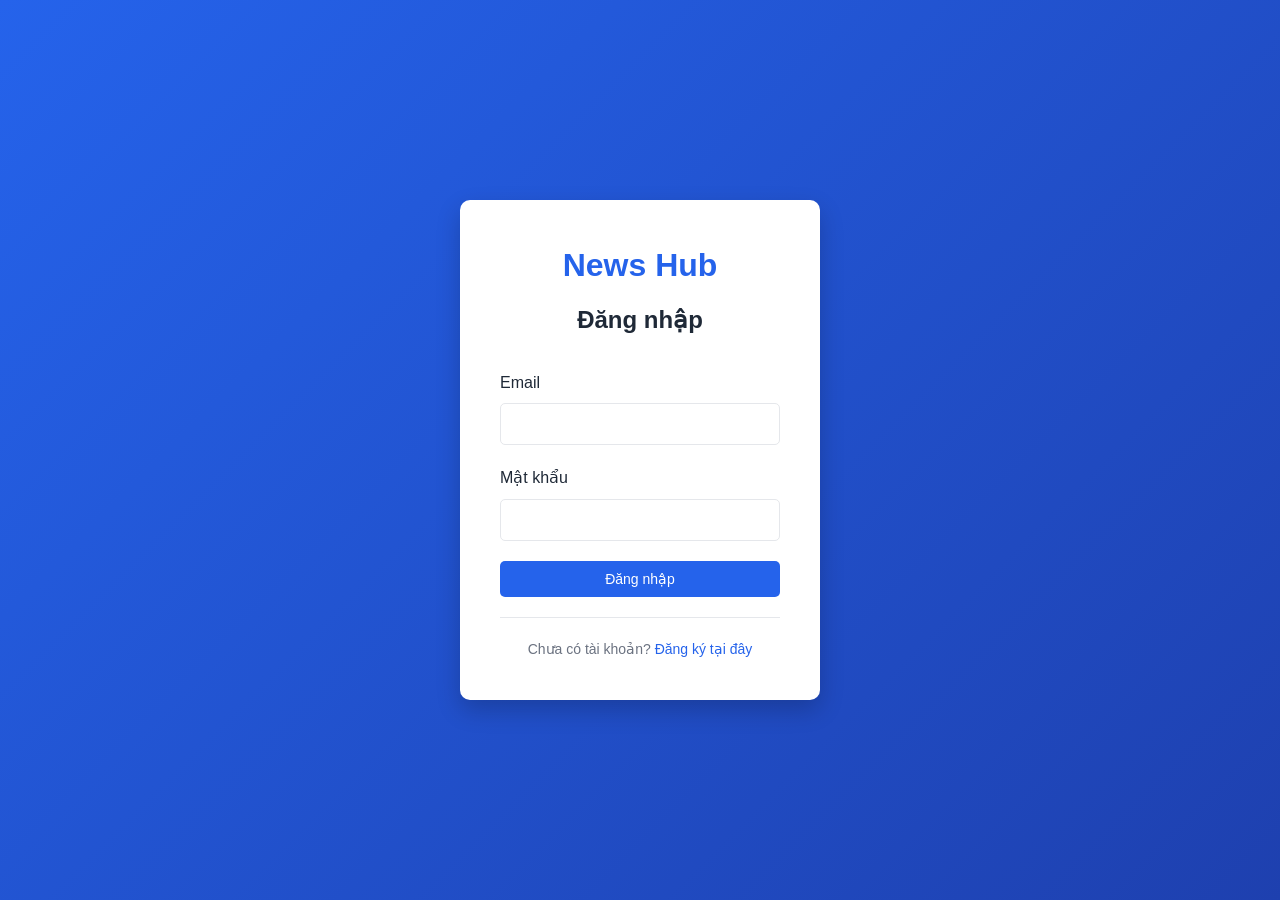
<file: Final/index.html>
<!doctype html>
<html lang="vi">
  <head>
    <meta charset="UTF-8" />
    <meta name="viewport" content="width=device-width, initial-scale=1.0" />
    <title>News Hub - Tin tức mới nhất</title>
    <link rel="stylesheet" href="css/style.css" />
  </head>
  <body>
    <nav class="navbar">
      <div class="container">
        <div class="nav-brand">Vi En Ẹt Brét</div>
        <div class="nav-links">
          <button id="logoutBtn" class="btn btn-logout">Đăng xuất</button>
        </div>
      </div>
    </nav>

    <div class="container">
      <div class="header">
        <h1>Tin tức mới nhất</h1>
        <div class="search-section">
          <input type="text" id="searchInput" placeholder="Tìm kiếm tin tức" />
          <select id="categorySelect" class="category-select">
            <option value="general">Tổng hợp</option>
            <option value="business">Kinh doanh</option>
            <option value="entertainment">Giải trí</option>
            <option value="health">Sức khỏe</option>
            <option value="science">Khoa học</option>
            <option value="sports">Thể thao</option>
            <option value="technology">Công nghệ</option>
          </select>
          <button id="searchBtn" class="btn btn-primary">Tìm kiếm</button>
        </div>
      </div>

      <div class="content-wrapper">
        <div class="main-content">
          <div id="newsContainer" class="news-grid">
            <!-- News articles will be loaded here -->
          </div>

          <div class="loading" id="loading" style="display: none">
            <p>Đang tải tin tức...</p>
          </div>
        </div>

        <aside class="sidebar">
          <h3>Sản phẩm nổi bật</h3>
          <div id="productsContainer" class="products-list">
            <!-- Products will load here -->
          </div>
        </aside>
      </div>
    </div>

    <script src="js/main.js"></script>
  </body>
</html>
</file>
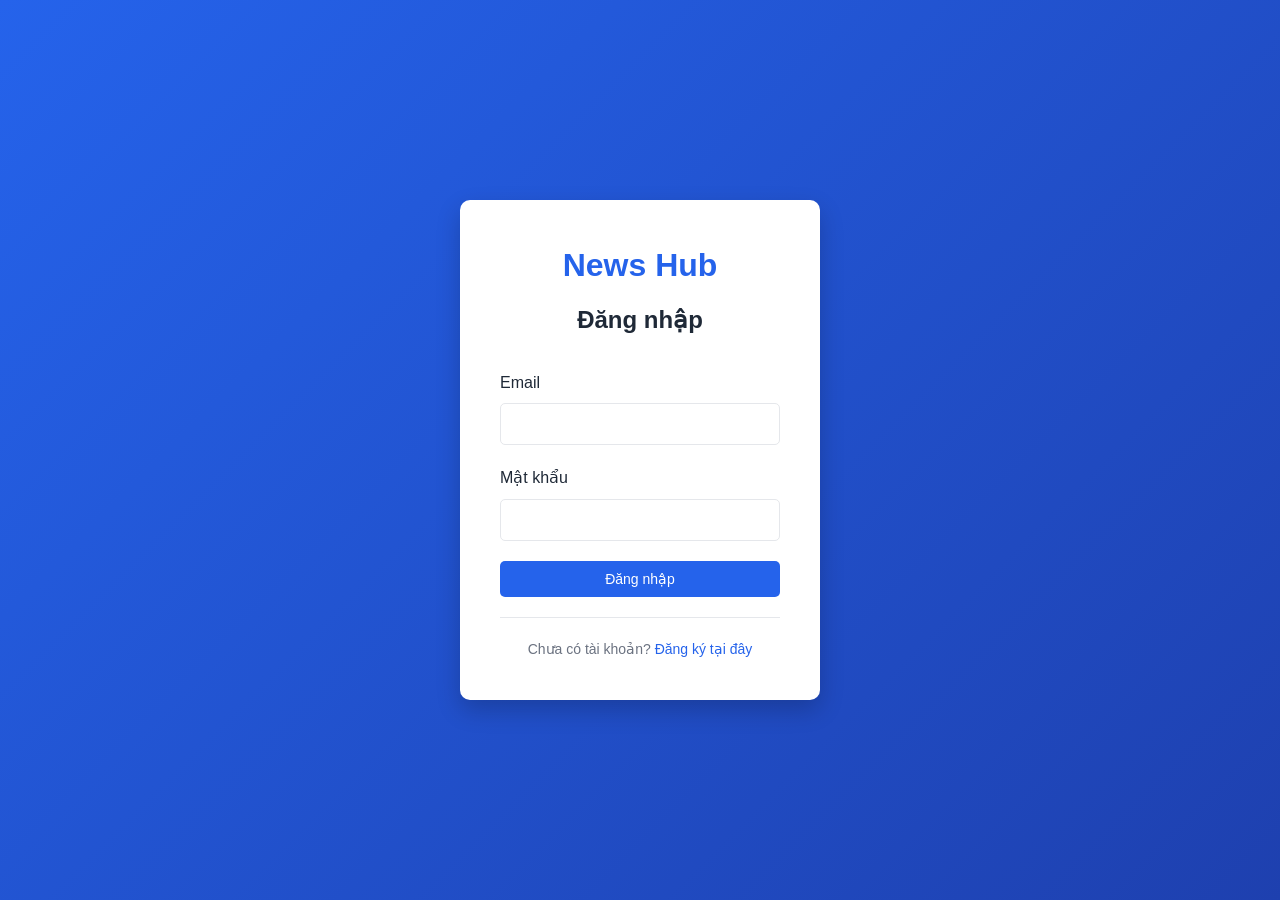
<file: Final/login.html>
<!doctype html>
<html lang="vi">
  <head>
    <meta charset="UTF-8" />
    <meta name="viewport" content="width=device-width, initial-scale=1.0" />
    <title>Đăng nhập - News Hub</title>
    <link rel="stylesheet" href="css/style.css" />
  </head>
  <body class="auth-page">
    <div class="auth-container">
      <div class="auth-box">
        <h1>News Hub</h1>
        <h2>Đăng nhập</h2>
        <form id="loginForm">
          <div class="form-group">
            <label for="email">Email</label>
            <input type="email" id="email" name="email" required />
          </div>
          <div class="form-group">
            <label for="password">Mật khẩu</label>
            <input type="password" id="password" name="password" required />
          </div>
          <button type="submit" class="btn btn-primary btn-block">
            Đăng nhập
          </button>
        </form>
        <div class="auth-footer">
          <p>Chưa có tài khoản? <a href="register.html">Đăng ký tại đây</a></p>
        </div>
      </div>
    </div>

    <script src="js/auth.js"></script>
  </body>
</html>
</file>
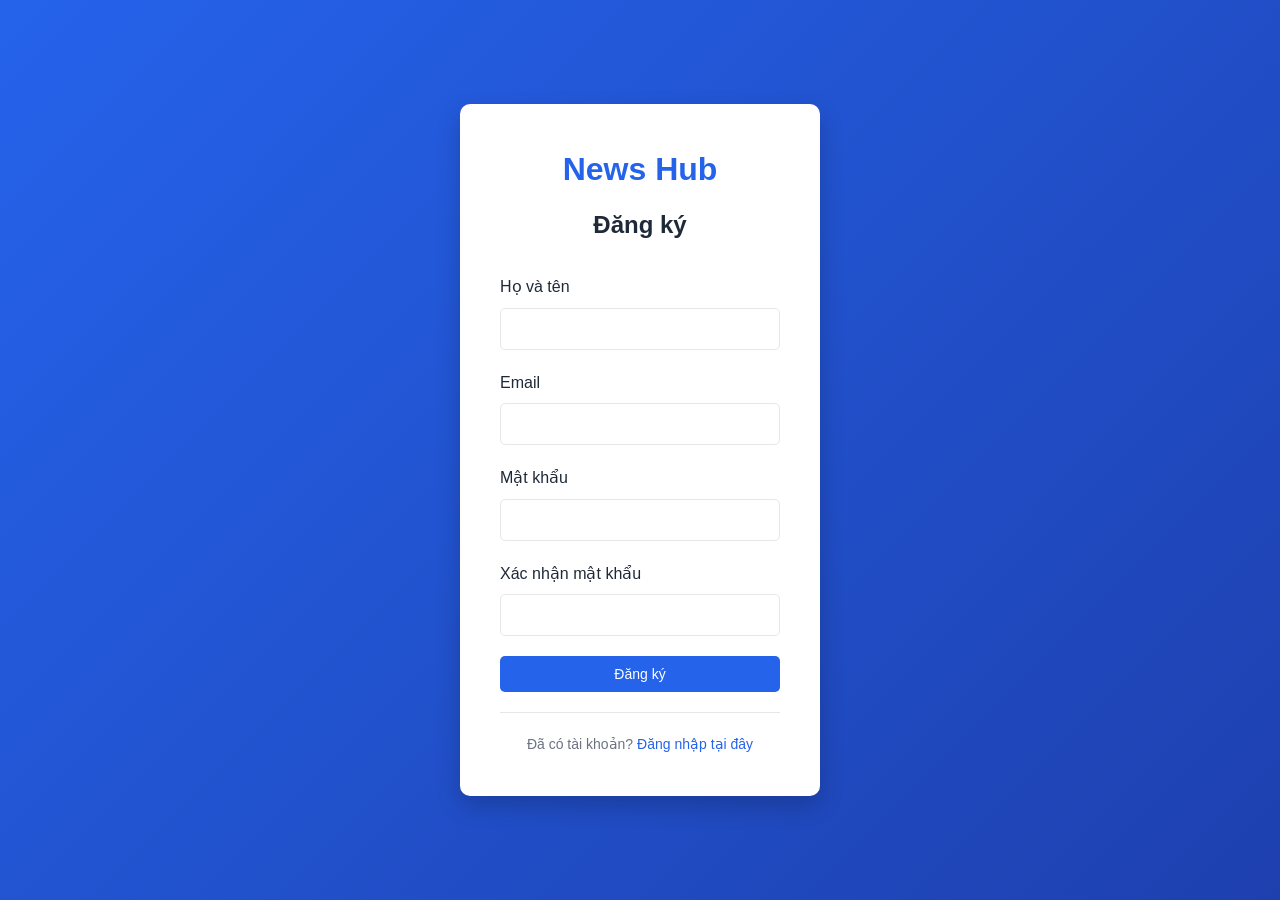
<file: Final/register.html>
<!doctype html>
<html lang="vi">
  <head>
    <meta charset="UTF-8" />
    <meta name="viewport" content="width=device-width, initial-scale=1.0" />
    <title>Đăng ký - News Hub</title>
    <link rel="stylesheet" href="css/style.css" />
  </head>
  <body class="auth-page">
    <div class="auth-container">
      <div class="auth-box">
        <h1>News Hub</h1>
        <h2>Đăng ký</h2>
        <form id="registerForm">
          <div class="form-group">
            <label for="name">Họ và tên</label>
            <input type="text" id="name" name="name" required />
          </div>
          <div class="form-group">
            <label for="email">Email</label>
            <input type="email" id="email" name="email" required />
          </div>
          <div class="form-group">
            <label for="password">Mật khẩu</label>
            <input type="password" id="password" name="password" required />
          </div>
          <div class="form-group">
            <label for="confirmPassword">Xác nhận mật khẩu</label>
            <input
              type="password"
              id="confirmPassword"
              name="confirmPassword"
              required
            />
          </div>
          <button type="submit" class="btn btn-primary btn-block">
            Đăng ký
          </button>
        </form>
        <div class="auth-footer">
          <p>Đã có tài khoản? <a href="login.html">Đăng nhập tại đây</a></p>
        </div>
      </div>
    </div>

    <script src="js/auth.js"></script>
  </body>
</html>
</file>
<file: Final/css/style.css>
/* ===================================
   NEWS WEBSITE - MAIN STYLESHEET
   
   This file imports all CSS modules.
   Each file handles a specific section
   of the application for better
   organization and maintainability.
   
   === CSS Module Structure ===
   1. variables.css    - Global variables & base styles
   2. navbar.css       - Navigation & header styles
   3. auth.css         - Authentication page styles
   4. buttons.css      - Button styles & variants
   5. news-cards.css   - News grid & card styles
   6. alerts.css       - Alert & message styles
   7. responsive.css   - Media queries & utilities
   
   =================================== */

@import url('./variables.css');
@import url('./navbar.css');
@import url('./auth.css');
@import url('./buttons.css');
@import url('./news-cards.css');
@import url('./alerts.css');
@import url('./layout.css');
@import url('./responsive.css');
</file>
